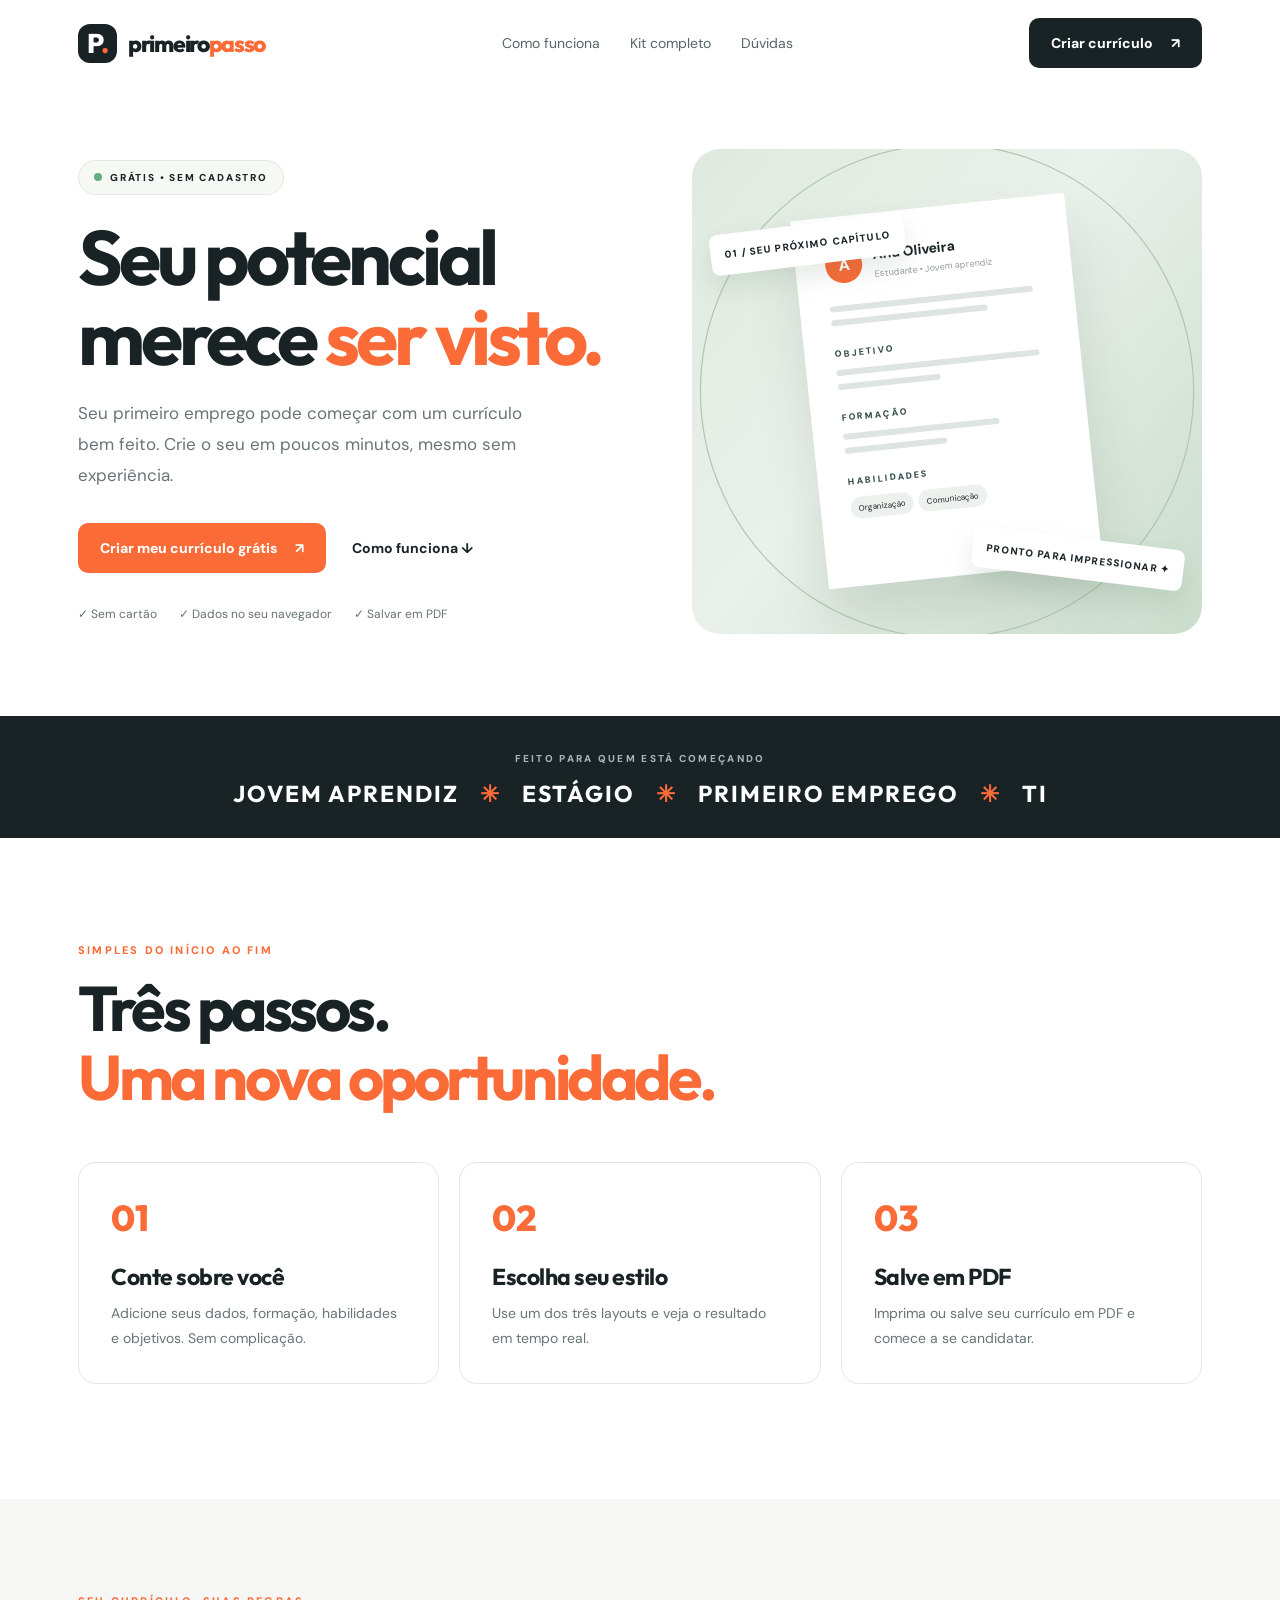
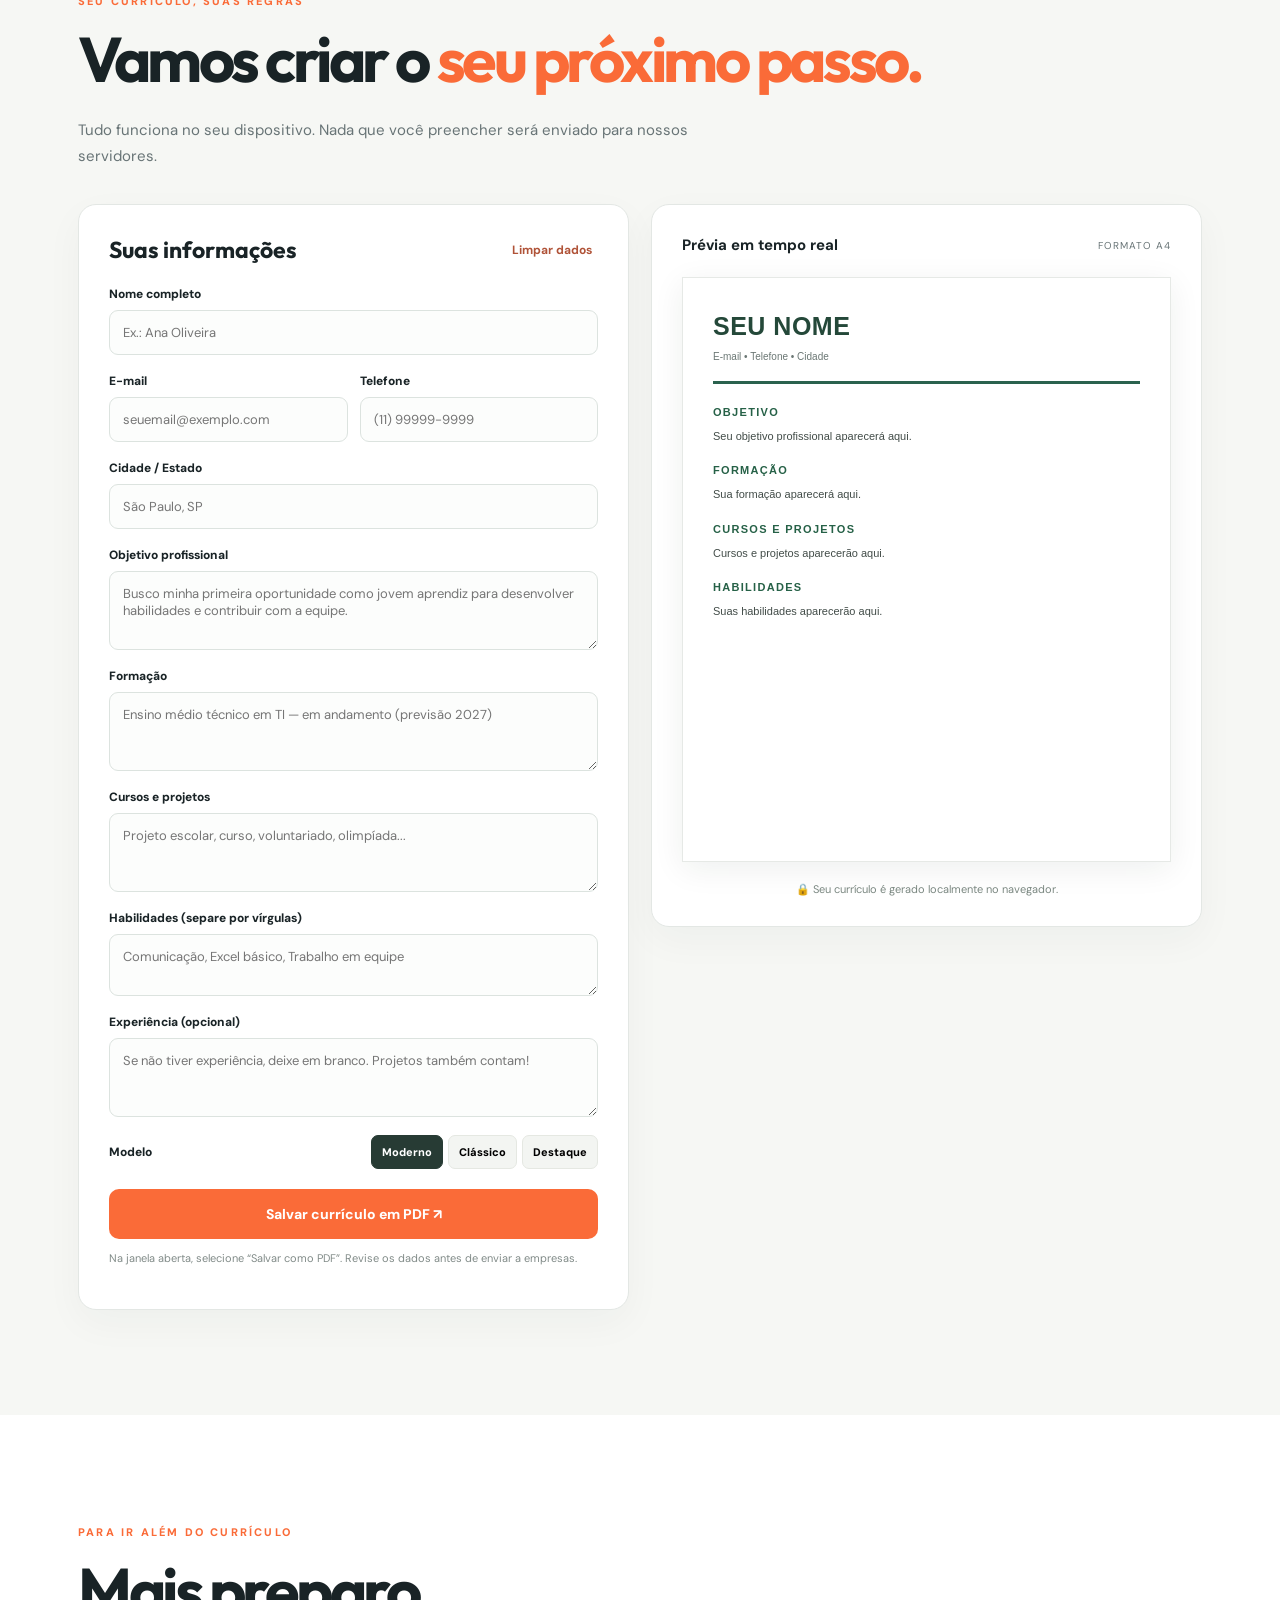
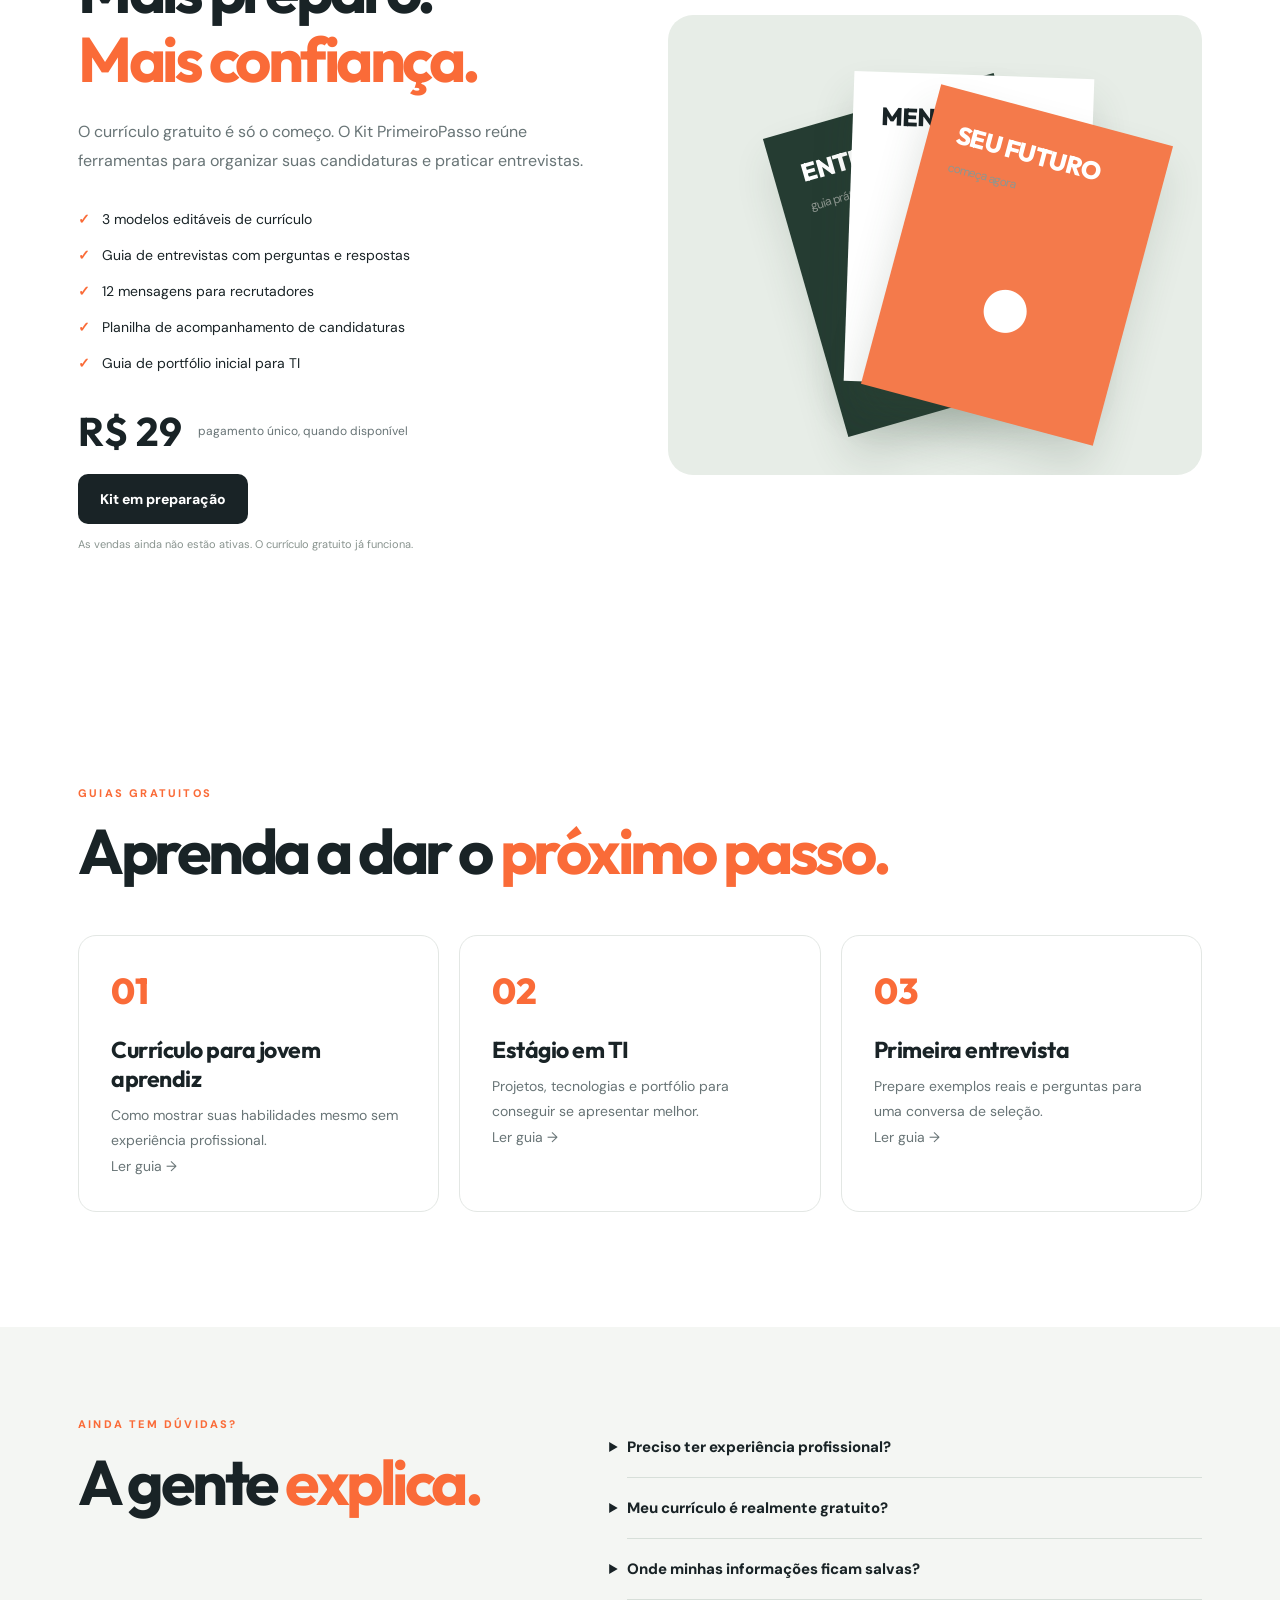
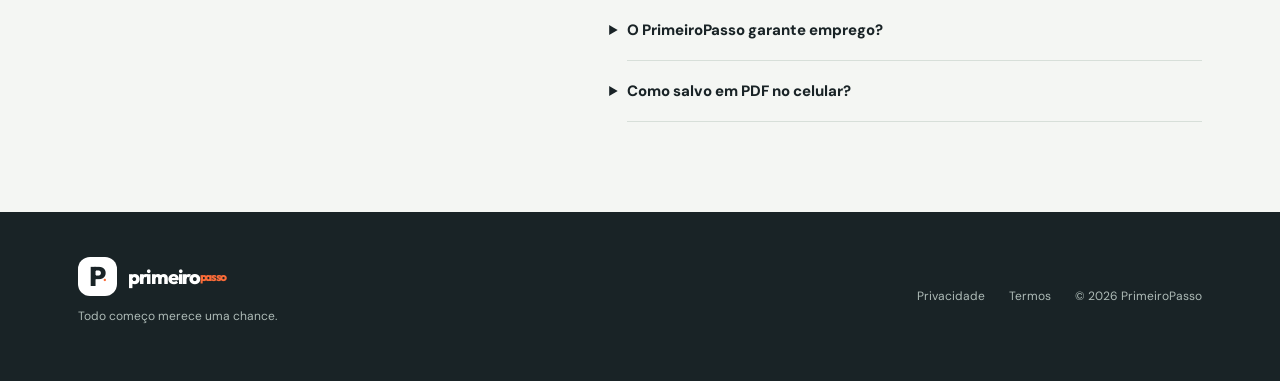
<file: index.html>
<!doctype html><html lang="pt-BR"><head><meta charset="utf-8"><meta name="viewport" content="width=device-width,initial-scale=1"><title>PrimeiroPasso — Currículo grátis para o primeiro emprego</title><meta name="description" content="Crie um currículo para jovem aprendiz, estágio ou primeiro emprego. Grátis, sem cadastro, com exportação em PDF."><meta name="theme-color" content="#f6f7f4"><meta property="og:title" content="PrimeiroPasso — seu currículo começa aqui"><meta property="og:description" content="Gerador de currículo gratuito para quem ainda não tem experiência."><link rel="canonical" href="https://gabriellimakuiawinski-alt.github.io/Curri/"><meta property="og:type" content="website"><meta property="og:url" content="https://gabriellimakuiawinski-alt.github.io/Curri/"><link rel="stylesheet" href="style.css"></head><body><header class="nav wrap"><a class="brand" href="#inicio" aria-label="PrimeiroPasso — início"><span class="mark">P<span>.</span></span> primeiro<span>passo</span></a><nav><a href="#como-funciona">Como funciona</a><a href="#kit">Kit completo</a><a href="#duvidas">Dúvidas</a></nav><a class="btn btn-dark navcta" href="#editor">Criar currículo <span>↗</span></a></header><main id="inicio"><section class="hero wrap"><div class="hero-copy"><div class="pill"><span class="dot"></span> GRÁTIS • SEM CADASTRO</div><h1>Seu potencial merece <em>ser visto.</em></h1><p>Seu primeiro emprego pode começar com um currículo bem feito. Crie o seu em poucos minutos, mesmo sem experiência.</p><div class="hero-actions"><a class="btn btn-orange" href="#editor">Criar meu currículo grátis <span>↗</span></a><a class="secondary-link" href="#como-funciona">Como funciona ↓</a></div><div class="hero-proof"><span>✓ Sem cartão</span><span>✓ Dados no seu navegador</span><span>✓ Salvar em PDF</span></div></div><div class="hero-visual" aria-hidden="true"><div class="float-tag upper">01 / SEU PRÓXIMO CAPÍTULO</div><div class="resume-card"><div class="resume-header"><div class="resume-avatar">A</div><div><b>Ana Oliveira</b><small>Estudante • Jovem aprendiz</small></div></div><div class="resume-line wide"></div><div class="resume-line medium"></div><div class="resume-section">OBJETIVO</div><div class="resume-line wide"></div><div class="resume-line short"></div><div class="resume-section">FORMAÇÃO</div><div class="resume-line medium"></div><div class="resume-line short"></div><div class="resume-section">HABILIDADES</div><div class="chips"><span>Organização</span><span>Comunicação</span></div></div><div class="float-tag bottom">PRONTO PARA IMPRESSIONAR ✦</div></div></section><section class="trust-band"><div class="wrap"><span>FEITO PARA QUEM ESTÁ COMEÇANDO</span><div>JOVEM APRENDIZ <b>✳</b> ESTÁGIO <b>✳</b> PRIMEIRO EMPREGO <b>✳</b> TI</div></div></section><section class="steps wrap" id="como-funciona"><div class="section-kicker">SIMPLES DO INÍCIO AO FIM</div><h2>Três passos.<br><em>Uma nova oportunidade.</em></h2><div class="step-grid"><article><div class="step-num">01</div><h3>Conte sobre você</h3><p>Adicione seus dados, formação, habilidades e objetivos. Sem complicação.</p></article><article><div class="step-num">02</div><h3>Escolha seu estilo</h3><p>Use um dos três layouts e veja o resultado em tempo real.</p></article><article><div class="step-num">03</div><h3>Salve em PDF</h3><p>Imprima ou salve seu currículo em PDF e comece a se candidatar.</p></article></div></section><section class="editor-section" id="editor"><div class="wrap"><div class="section-kicker">SEU CURRÍCULO, SUAS REGRAS</div><h2>Vamos criar o <em>seu próximo passo.</em></h2><p class="editor-intro">Tudo funciona no seu dispositivo. Nada que você preencher será enviado para nossos servidores.</p><div class="builder"><div class="form-panel"><div class="panel-heading"><h3>Suas informações</h3><button type="button" class="textbutton" id="clear-data">Limpar dados</button></div><form id="cvform"><label>Nome completo<input name="nome" autocomplete="name" placeholder="Ex.: Ana Oliveira" maxlength="90"></label><div class="two"><label>E-mail<input type="email" name="email" autocomplete="email" placeholder="seuemail@exemplo.com" maxlength="100"></label><label>Telefone<input name="telefone" type="tel" autocomplete="tel" placeholder="(11) 99999-9999" maxlength="30"></label></div><label>Cidade / Estado<input name="cidade" placeholder="São Paulo, SP" maxlength="80"></label><label>Objetivo profissional<textarea name="objetivo" rows="3" maxlength="500" placeholder="Busco minha primeira oportunidade como jovem aprendiz para desenvolver habilidades e contribuir com a equipe."></textarea></label><label>Formação<textarea name="formacao" rows="3" maxlength="600" placeholder="Ensino médio técnico em TI — em andamento (previsão 2027)"></textarea></label><label>Cursos e projetos<textarea name="projetos" rows="3" maxlength="700" placeholder="Projeto escolar, curso, voluntariado, olimpíada..."></textarea></label><label>Habilidades (separe por vírgulas)<textarea name="habilidades" rows="2" maxlength="300" placeholder="Comunicação, Excel básico, Trabalho em equipe"></textarea></label><label>Experiência (opcional)<textarea name="experiencia" rows="3" maxlength="700" placeholder="Se não tiver experiência, deixe em branco. Projetos também contam!"></textarea></label><div class="form-footer"><span>Modelo</span><div class="styles"><button class="style-chip active" type="button" data-theme="modern">Moderno</button><button class="style-chip" type="button" data-theme="classic">Clássico</button><button class="style-chip" type="button" data-theme="bold">Destaque</button></div></div><button class="btn btn-orange btn-full" type="button" id="print-cv">Salvar currículo em PDF ↗</button><p class="form-note">Na janela aberta, selecione “Salvar como PDF”. Revise os dados antes de enviar a empresas.</p></form></div><div class="preview-panel"><div class="preview-top"><b>Prévia em tempo real</b><span>FORMATO A4</span></div><div id="resume" class="resume-full modern"><div class="cv-top"><h3 id="p-nome">SEU NOME</h3><div id="p-contato" class="cv-contact">E-mail • Telefone • Cidade</div></div><section data-field="objetivo"><h4>OBJETIVO</h4><p id="p-objetivo">Seu objetivo profissional aparecerá aqui.</p></section><section data-field="formacao"><h4>FORMAÇÃO</h4><p id="p-formacao">Sua formação aparecerá aqui.</p></section><section data-field="projetos"><h4>CURSOS E PROJETOS</h4><p id="p-projetos">Cursos e projetos aparecerão aqui.</p></section><section data-field="habilidades"><h4>HABILIDADES</h4><p id="p-habilidades">Suas habilidades aparecerão aqui.</p></section><section data-field="experiencia" id="exp-section" hidden><h4>EXPERIÊNCIA</h4><p id="p-experiencia"></p></section></div><div class="privacy-note">🔒 Seu currículo é gerado localmente no navegador.</div></div></div></div></section><section class="kit wrap" id="kit"><div class="kit-content"><div class="section-kicker">PARA IR ALÉM DO CURRÍCULO</div><h2>Mais preparo.<br><em>Mais confiança.</em></h2><p>O currículo gratuito é só o começo. O Kit PrimeiroPasso reúne ferramentas para organizar suas candidaturas e praticar entrevistas.</p><ul><li>3 modelos editáveis de currículo</li><li>Guia de entrevistas com perguntas e respostas</li><li>12 mensagens para recrutadores</li><li>Planilha de acompanhamento de candidaturas</li><li>Guia de portfólio inicial para TI</li></ul><div class="price-row"><strong>R$ 29</strong><span>pagamento único, quando disponível</span></div><a id="checkout-link" class="btn btn-dark" href="#kit" aria-disabled="true">Kit em preparação</a><p class="fineprint" id="checkout-notice">As vendas ainda não estão ativas. O currículo gratuito já funciona.</p></div><div class="kit-art" aria-hidden="true"><div class="kit-paper one">ENTREVISTA<span>guia prático</span><div>✦</div></div><div class="kit-paper two">MENSAGENS<span>12 modelos</span><div>↗</div></div><div class="kit-paper three">SEU FUTURO<span>começa agora</span><div>●</div></div></div></section><section class="steps wrap" id="guias"><div class="section-kicker">GUIAS GRATUITOS</div><h2>Aprenda a dar o <em>próximo passo.</em></h2><div class="step-grid"><article><div class="step-num">01</div><h3>Currículo para jovem aprendiz</h3><p>Como mostrar suas habilidades mesmo sem experiência profissional.</p><p><a href="curriculo-jovem-aprendiz.html">Ler guia →</a></p></article><article><div class="step-num">02</div><h3>Estágio em TI</h3><p>Projetos, tecnologias e portfólio para conseguir se apresentar melhor.</p><p><a href="curriculo-estagio-ti.html">Ler guia →</a></p></article><article><div class="step-num">03</div><h3>Primeira entrevista</h3><p>Prepare exemplos reais e perguntas para uma conversa de seleção.</p><p><a href="primeira-entrevista-emprego.html">Ler guia →</a></p></article></div></section><section class="faq" id="duvidas"><div class="wrap faq-inner"><div><div class="section-kicker">AINDA TEM DÚVIDAS?</div><h2>A gente <em>explica.</em></h2></div><div class="faq-list"><details><summary>Preciso ter experiência profissional?</summary><p>Não. O gerador é pensado para quem está começando. Destaque estudos, projetos escolares, cursos e habilidades.</p></details><details><summary>Meu currículo é realmente gratuito?</summary><p>Sim. Você pode preencher, visualizar e salvar o currículo em PDF gratuitamente.</p></details><details><summary>Onde minhas informações ficam salvas?</summary><p>Os dados são mantidos apenas no armazenamento local do seu navegador para facilitar a edição. Não recebemos esses dados. Você pode apagá-los pelo botão “Limpar dados” ou pelas configurações do navegador.</p></details><details><summary>O PrimeiroPasso garante emprego?</summary><p>Não. A ferramenta ajuda na apresentação e organização, mas a contratação depende de processos seletivos externos.</p></details><details><summary>Como salvo em PDF no celular?</summary><p>Toque em “Salvar currículo em PDF” e utilize a opção de impressão do seu navegador, escolhendo “Salvar em PDF” quando disponível.</p></details></div></div></section></main><footer><div class="wrap footer-inner"><div><a href="#inicio" class="brand"><span class="mark">P<span>.</span></span> primeiro<span>passo</span></a><p>Todo começo merece uma chance.</p></div><div><a href="privacidade.html">Privacidade</a><a href="termos.html">Termos</a><span>© <span id="year"></span> PrimeiroPasso</span></div></div></footer><script src="app.js" defer></script></body></html>
</file>
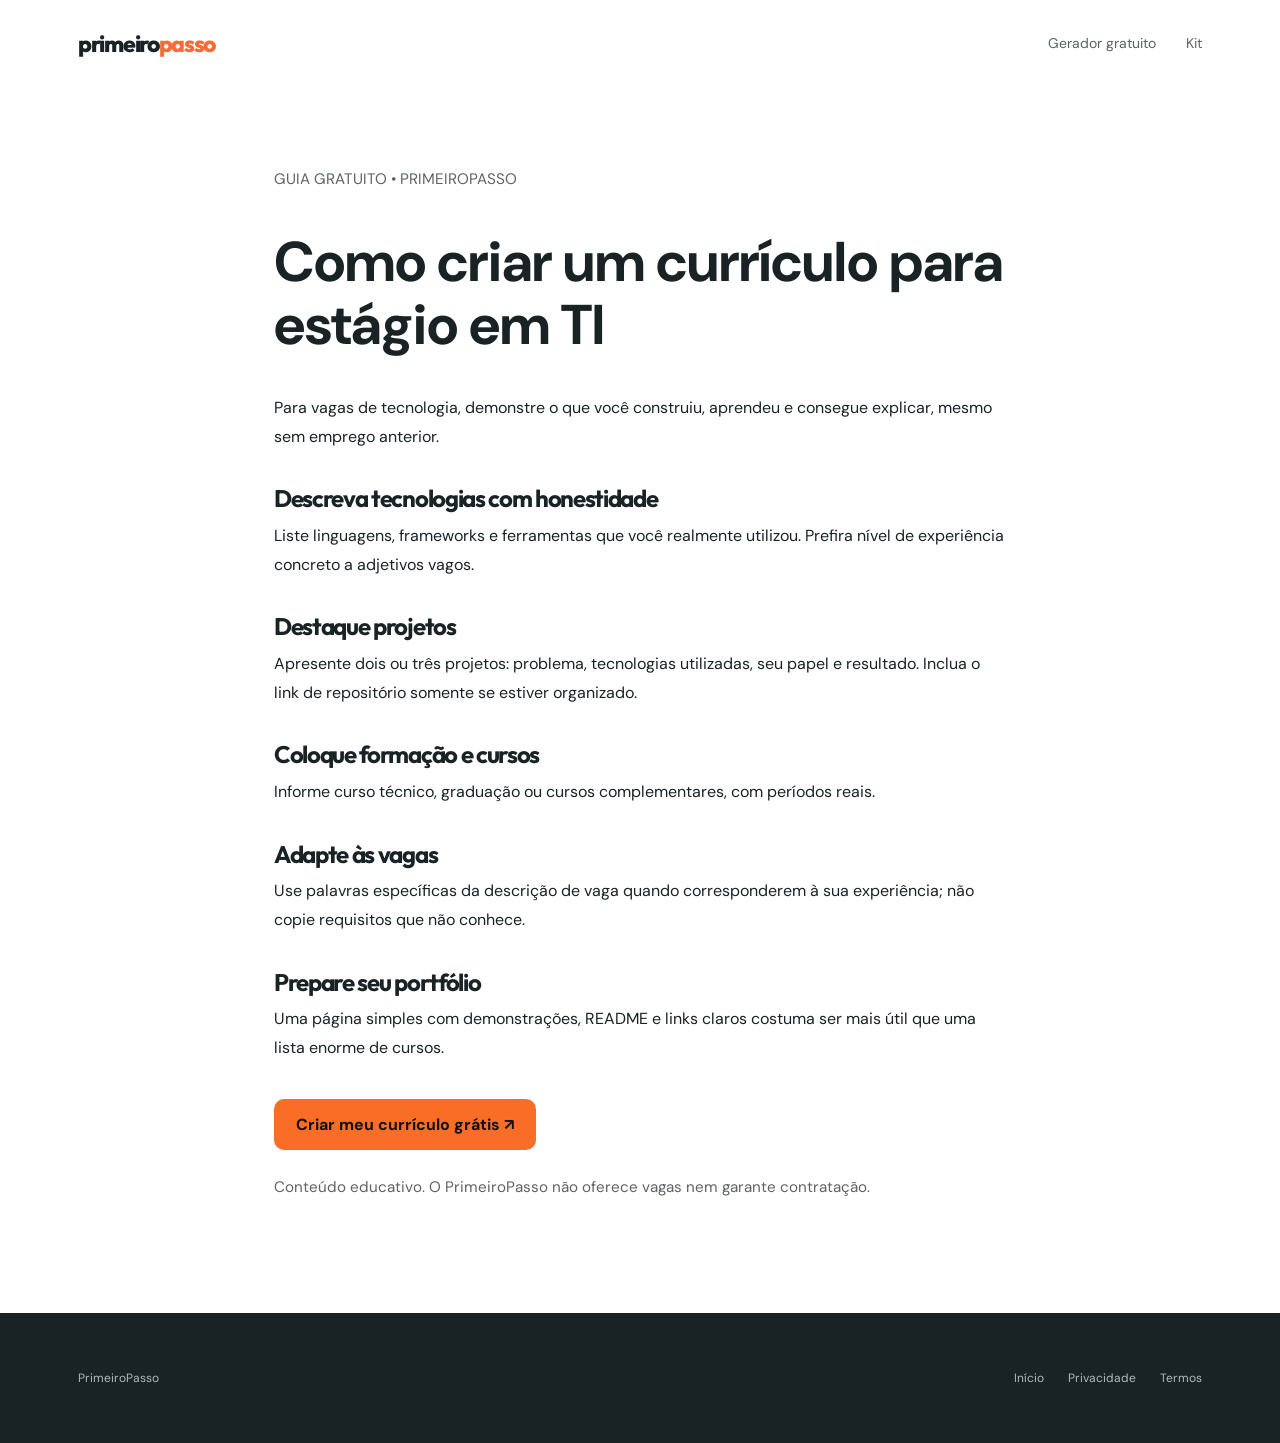
<file: curriculo-estagio-ti.html>
<!doctype html><html lang="pt-BR"><head><meta charset="utf-8"><meta name="viewport" content="width=device-width,initial-scale=1"><title>Currículo para estágio em TI | PrimeiroPasso</title><meta name="description" content="Para vagas de tecnologia, demonstre o que você construiu, aprendeu e consegue explicar, mesmo sem emprego anterior."><link rel="canonical" href="https://gabriellimakuiawinski-alt.github.io/Curri/curriculo-estagio-ti.html"><link rel="stylesheet" href="style.css"><style>.article{max-width:780px;margin:0 auto;padding:80px 24px 100px}.article h1{font-size:clamp(2rem,5vw,3.5rem);line-height:1.12}.article h2{font-size:1.5rem;margin:34px 0 10px}.article p{line-height:1.8;margin:0 0 12px}.article a{color:inherit;text-underline-offset:4px}.article .action{display:inline-block;background:#fa6d27;color:#111;text-decoration:none;padding:15px 22px;border-radius:10px;font-weight:700;margin:24px 0}.article .small{opacity:.7;font-size:.95rem}</style></head><body><header class="nav wrap"><a class="brand" href="index.html">primeiro<span>passo</span></a><nav><a href="index.html#editor">Gerador gratuito</a><a href="index.html#kit">Kit</a></nav></header><main class="article"><p class="small">GUIA GRATUITO • PRIMEIROPASSO</p><h1>Como criar um currículo para estágio em TI</h1><p>Para vagas de tecnologia, demonstre o que você construiu, aprendeu e consegue explicar, mesmo sem emprego anterior.</p><section><h2>Descreva tecnologias com honestidade</h2><p>Liste linguagens, frameworks e ferramentas que você realmente utilizou. Prefira nível de experiência concreto a adjetivos vagos.</p></section><section><h2>Destaque projetos</h2><p>Apresente dois ou três projetos: problema, tecnologias utilizadas, seu papel e resultado. Inclua o link de repositório somente se estiver organizado.</p></section><section><h2>Coloque formação e cursos</h2><p>Informe curso técnico, graduação ou cursos complementares, com períodos reais.</p></section><section><h2>Adapte às vagas</h2><p>Use palavras específicas da descrição de vaga quando corresponderem à sua experiência; não copie requisitos que não conhece.</p></section><section><h2>Prepare seu portfólio</h2><p>Uma página simples com demonstrações, README e links claros costuma ser mais útil que uma lista enorme de cursos.</p></section><a class="action" href="index.html#editor">Criar meu currículo grátis ↗</a><p class="small">Conteúdo educativo. O PrimeiroPasso não oferece vagas nem garante contratação.</p></main><footer><div class="wrap footer-inner"><p>PrimeiroPasso</p><div><a href="index.html">Início</a><a href="privacidade.html">Privacidade</a><a href="termos.html">Termos</a></div></div></footer></body></html>
</file>
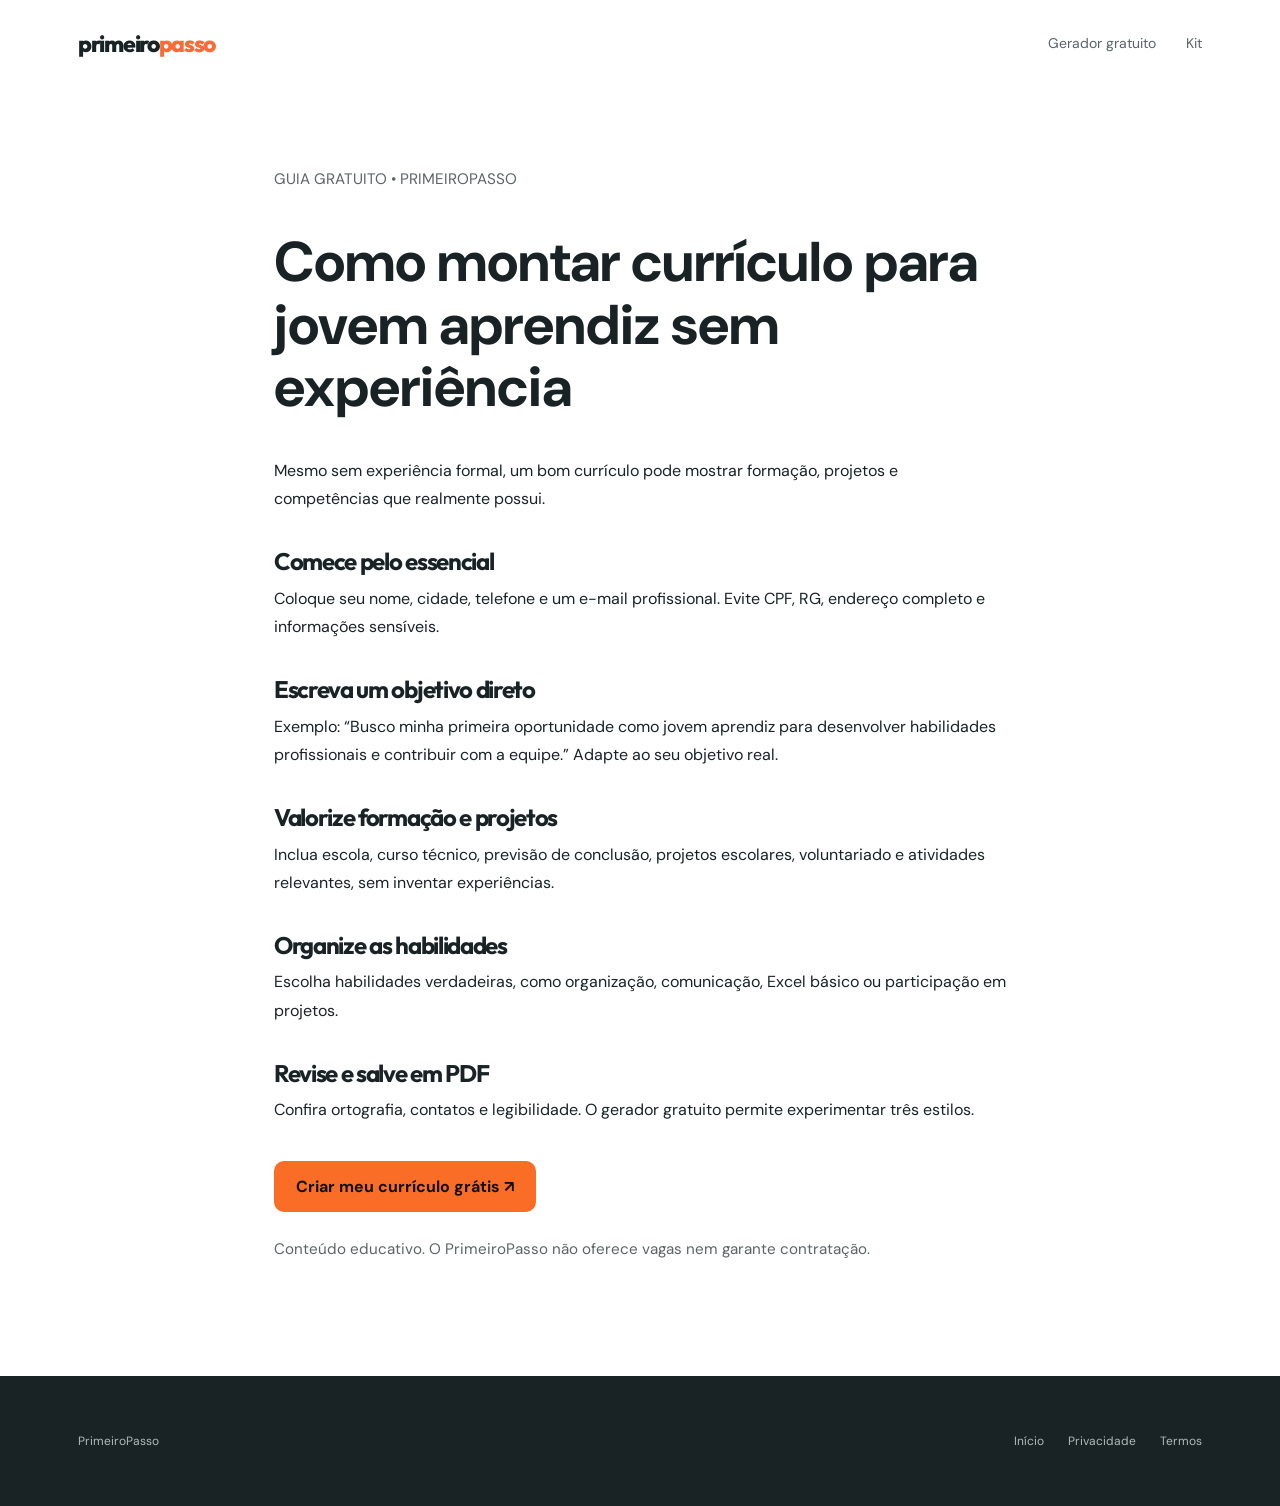
<file: curriculo-jovem-aprendiz.html>
<!doctype html><html lang="pt-BR"><head><meta charset="utf-8"><meta name="viewport" content="width=device-width,initial-scale=1"><title>Currículo para jovem aprendiz sem experiência | PrimeiroPasso</title><meta name="description" content="Mesmo sem experiência formal, um bom currículo pode mostrar formação, projetos e competências que realmente possui."><link rel="canonical" href="https://gabriellimakuiawinski-alt.github.io/Curri/curriculo-jovem-aprendiz.html"><link rel="stylesheet" href="style.css"><style>.article{max-width:780px;margin:0 auto;padding:80px 24px 100px}.article h1{font-size:clamp(2rem,5vw,3.5rem);line-height:1.12}.article h2{font-size:1.5rem;margin:34px 0 10px}.article p{line-height:1.8;margin:0 0 12px}.article a{color:inherit;text-underline-offset:4px}.article .action{display:inline-block;background:#fa6d27;color:#111;text-decoration:none;padding:15px 22px;border-radius:10px;font-weight:700;margin:24px 0}.article .small{opacity:.7;font-size:.95rem}</style></head><body><header class="nav wrap"><a class="brand" href="index.html">primeiro<span>passo</span></a><nav><a href="index.html#editor">Gerador gratuito</a><a href="index.html#kit">Kit</a></nav></header><main class="article"><p class="small">GUIA GRATUITO • PRIMEIROPASSO</p><h1>Como montar currículo para jovem aprendiz sem experiência</h1><p>Mesmo sem experiência formal, um bom currículo pode mostrar formação, projetos e competências que realmente possui.</p><section><h2>Comece pelo essencial</h2><p>Coloque seu nome, cidade, telefone e um e-mail profissional. Evite CPF, RG, endereço completo e informações sensíveis.</p></section><section><h2>Escreva um objetivo direto</h2><p>Exemplo: “Busco minha primeira oportunidade como jovem aprendiz para desenvolver habilidades profissionais e contribuir com a equipe.” Adapte ao seu objetivo real.</p></section><section><h2>Valorize formação e projetos</h2><p>Inclua escola, curso técnico, previsão de conclusão, projetos escolares, voluntariado e atividades relevantes, sem inventar experiências.</p></section><section><h2>Organize as habilidades</h2><p>Escolha habilidades verdadeiras, como organização, comunicação, Excel básico ou participação em projetos.</p></section><section><h2>Revise e salve em PDF</h2><p>Confira ortografia, contatos e legibilidade. O gerador gratuito permite experimentar três estilos.</p></section><a class="action" href="index.html#editor">Criar meu currículo grátis ↗</a><p class="small">Conteúdo educativo. O PrimeiroPasso não oferece vagas nem garante contratação.</p></main><footer><div class="wrap footer-inner"><p>PrimeiroPasso</p><div><a href="index.html">Início</a><a href="privacidade.html">Privacidade</a><a href="termos.html">Termos</a></div></div></footer></body></html>
</file>
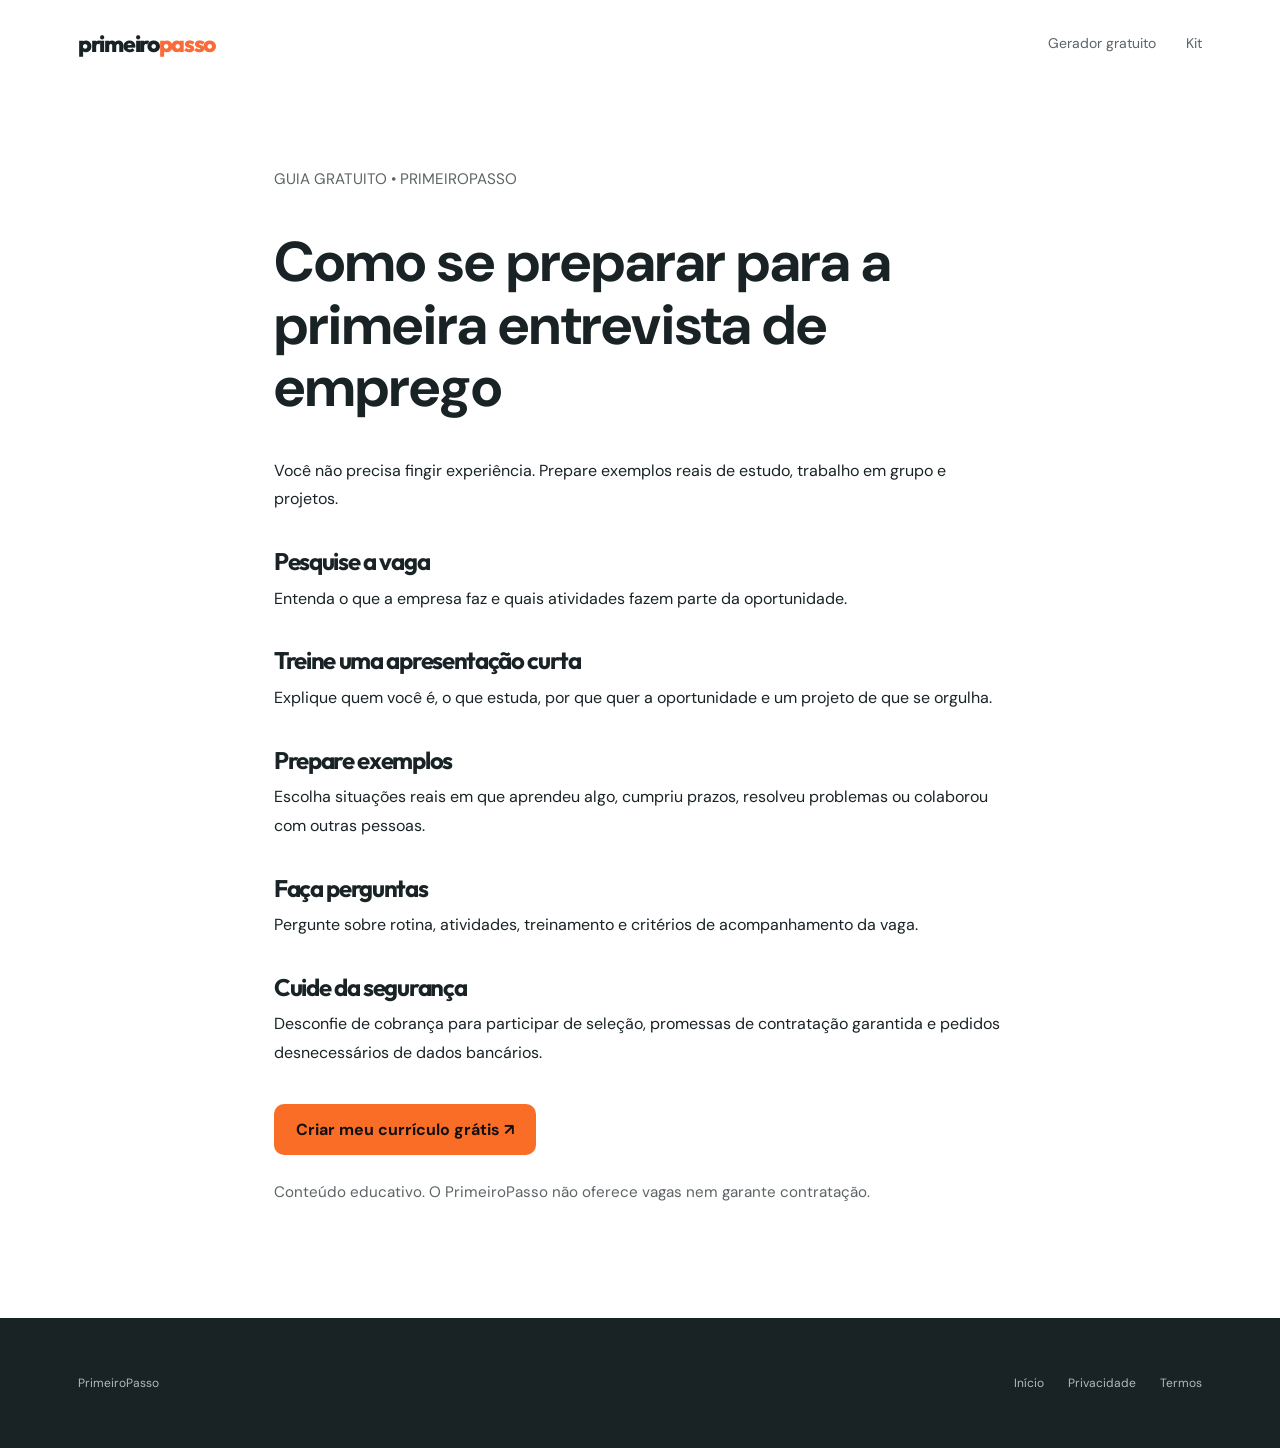
<file: primeira-entrevista-emprego.html>
<!doctype html><html lang="pt-BR"><head><meta charset="utf-8"><meta name="viewport" content="width=device-width,initial-scale=1"><title>Primeira entrevista de emprego | PrimeiroPasso</title><meta name="description" content="Você não precisa fingir experiência. Prepare exemplos reais de estudo, trabalho em grupo e projetos."><link rel="canonical" href="https://gabriellimakuiawinski-alt.github.io/Curri/primeira-entrevista-emprego.html"><link rel="stylesheet" href="style.css"><style>.article{max-width:780px;margin:0 auto;padding:80px 24px 100px}.article h1{font-size:clamp(2rem,5vw,3.5rem);line-height:1.12}.article h2{font-size:1.5rem;margin:34px 0 10px}.article p{line-height:1.8;margin:0 0 12px}.article a{color:inherit;text-underline-offset:4px}.article .action{display:inline-block;background:#fa6d27;color:#111;text-decoration:none;padding:15px 22px;border-radius:10px;font-weight:700;margin:24px 0}.article .small{opacity:.7;font-size:.95rem}</style></head><body><header class="nav wrap"><a class="brand" href="index.html">primeiro<span>passo</span></a><nav><a href="index.html#editor">Gerador gratuito</a><a href="index.html#kit">Kit</a></nav></header><main class="article"><p class="small">GUIA GRATUITO • PRIMEIROPASSO</p><h1>Como se preparar para a primeira entrevista de emprego</h1><p>Você não precisa fingir experiência. Prepare exemplos reais de estudo, trabalho em grupo e projetos.</p><section><h2>Pesquise a vaga</h2><p>Entenda o que a empresa faz e quais atividades fazem parte da oportunidade.</p></section><section><h2>Treine uma apresentação curta</h2><p>Explique quem você é, o que estuda, por que quer a oportunidade e um projeto de que se orgulha.</p></section><section><h2>Prepare exemplos</h2><p>Escolha situações reais em que aprendeu algo, cumpriu prazos, resolveu problemas ou colaborou com outras pessoas.</p></section><section><h2>Faça perguntas</h2><p>Pergunte sobre rotina, atividades, treinamento e critérios de acompanhamento da vaga.</p></section><section><h2>Cuide da segurança</h2><p>Desconfie de cobrança para participar de seleção, promessas de contratação garantida e pedidos desnecessários de dados bancários.</p></section><a class="action" href="index.html#editor">Criar meu currículo grátis ↗</a><p class="small">Conteúdo educativo. O PrimeiroPasso não oferece vagas nem garante contratação.</p></main><footer><div class="wrap footer-inner"><p>PrimeiroPasso</p><div><a href="index.html">Início</a><a href="privacidade.html">Privacidade</a><a href="termos.html">Termos</a></div></div></footer></body></html>
</file>
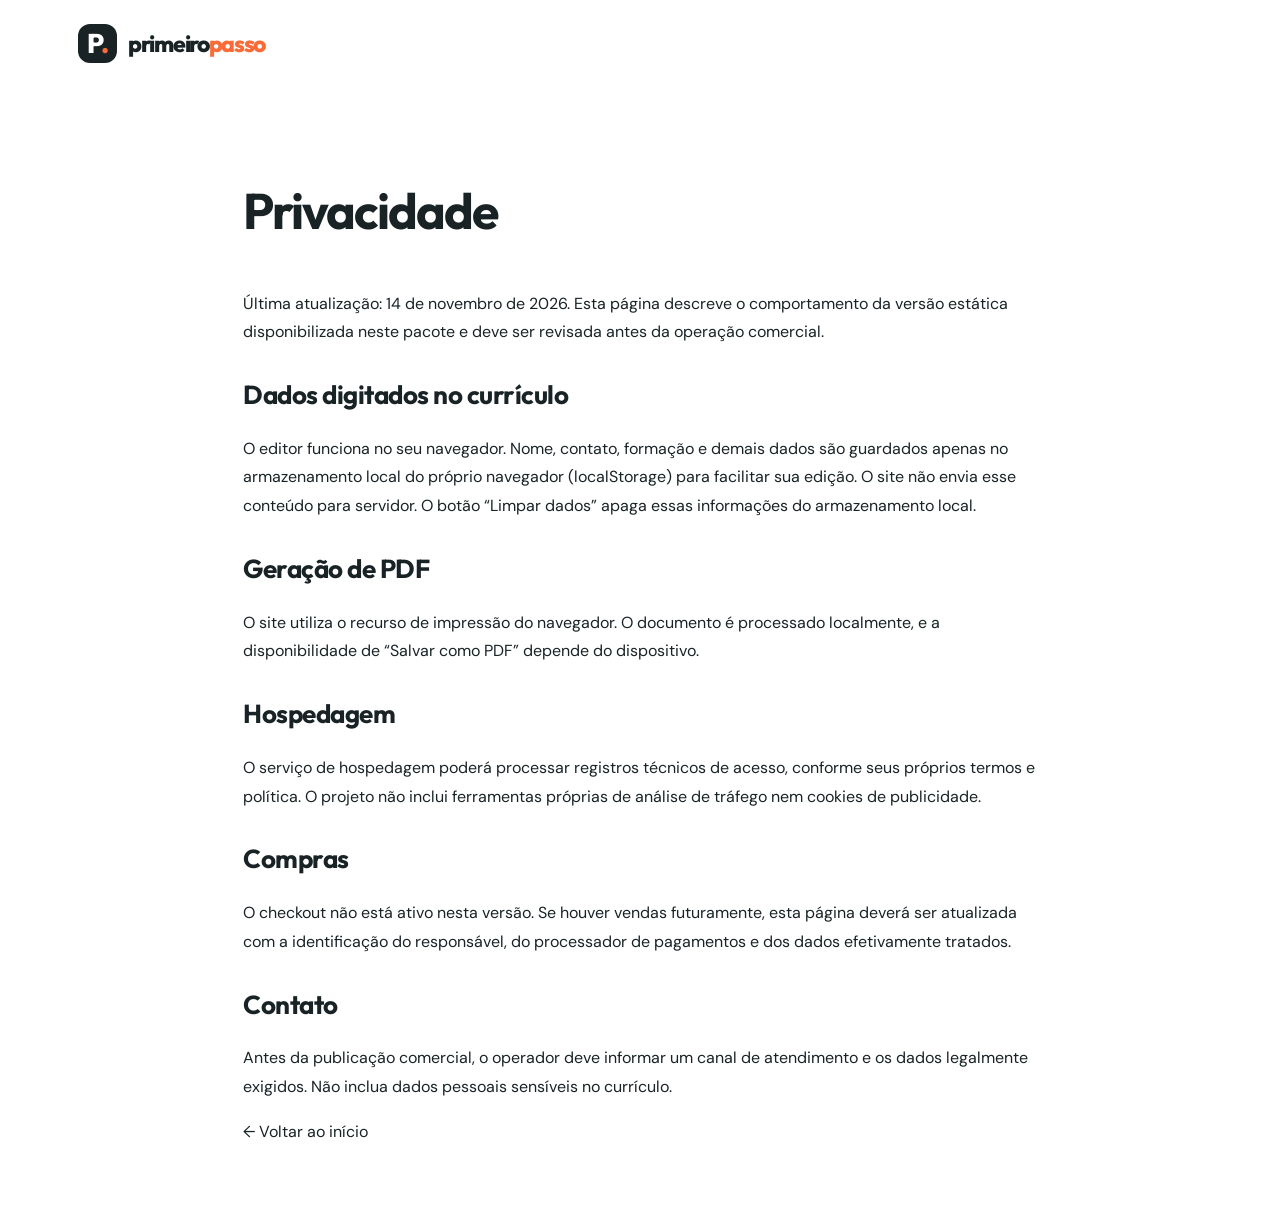
<file: privacidade.html>
<!doctype html><html lang="pt-BR"><head><meta charset="utf-8"><meta name="viewport" content="width=device-width,initial-scale=1"><title>Privacidade — PrimeiroPasso</title><link rel="stylesheet" href="style.css"></head><body><header class="nav wrap"><a class="brand" href="index.html"><span class="mark">P<span>.</span></span> primeiro<span>passo</span></a></header><main class="legal"><h1>Privacidade</h1><p>Última atualização: 14 de novembro de 2026. Esta página descreve o comportamento da versão estática disponibilizada neste pacote e deve ser revisada antes da operação comercial.</p><h2>Dados digitados no currículo</h2><p>O editor funciona no seu navegador. Nome, contato, formação e demais dados são guardados apenas no armazenamento local do próprio navegador (localStorage) para facilitar sua edição. O site não envia esse conteúdo para servidor. O botão “Limpar dados” apaga essas informações do armazenamento local.</p><h2>Geração de PDF</h2><p>O site utiliza o recurso de impressão do navegador. O documento é processado localmente, e a disponibilidade de “Salvar como PDF” depende do dispositivo.</p><h2>Hospedagem</h2><p>O serviço de hospedagem poderá processar registros técnicos de acesso, conforme seus próprios termos e política. O projeto não inclui ferramentas próprias de análise de tráfego nem cookies de publicidade.</p><h2>Compras</h2><p>O checkout não está ativo nesta versão. Se houver vendas futuramente, esta página deverá ser atualizada com a identificação do responsável, do processador de pagamentos e dos dados efetivamente tratados.</p><h2>Contato</h2><p>Antes da publicação comercial, o operador deve informar um canal de atendimento e os dados legalmente exigidos. Não inclua dados pessoais sensíveis no currículo.</p><p><a href="index.html">← Voltar ao início</a></p></main></body></html>
</file>
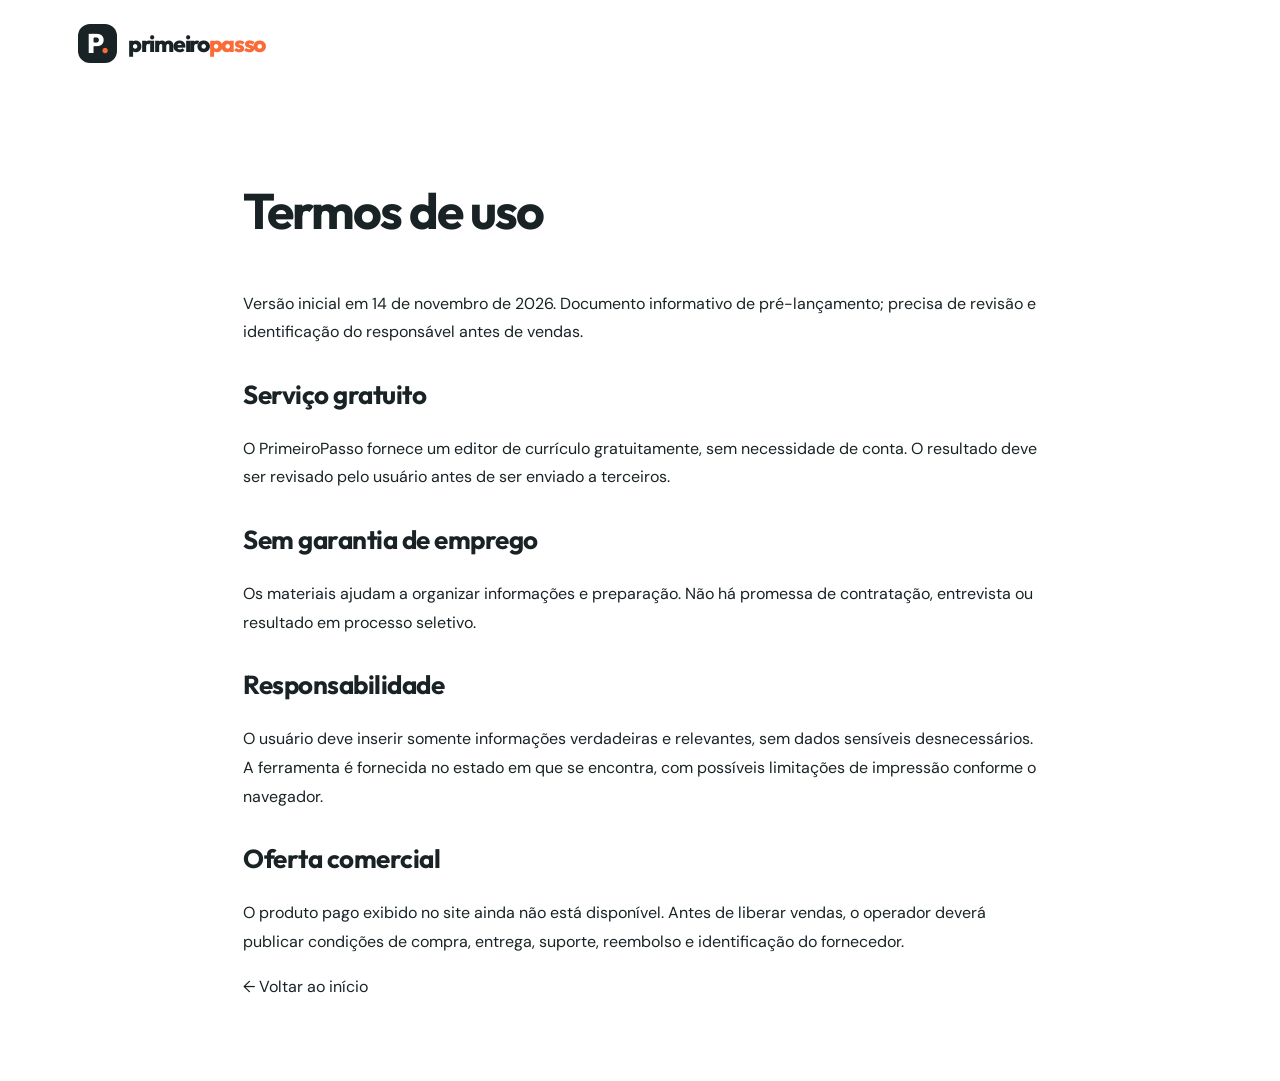
<file: termos.html>
<!doctype html><html lang="pt-BR"><head><meta charset="utf-8"><meta name="viewport" content="width=device-width,initial-scale=1"><title>Termos — PrimeiroPasso</title><link rel="stylesheet" href="style.css"></head><body><header class="nav wrap"><a class="brand" href="index.html"><span class="mark">P<span>.</span></span> primeiro<span>passo</span></a></header><main class="legal"><h1>Termos de uso</h1><p>Versão inicial em 14 de novembro de 2026. Documento informativo de pré-lançamento; precisa de revisão e identificação do responsável antes de vendas.</p><h2>Serviço gratuito</h2><p>O PrimeiroPasso fornece um editor de currículo gratuitamente, sem necessidade de conta. O resultado deve ser revisado pelo usuário antes de ser enviado a terceiros.</p><h2>Sem garantia de emprego</h2><p>Os materiais ajudam a organizar informações e preparação. Não há promessa de contratação, entrevista ou resultado em processo seletivo.</p><h2>Responsabilidade</h2><p>O usuário deve inserir somente informações verdadeiras e relevantes, sem dados sensíveis desnecessários. A ferramenta é fornecida no estado em que se encontra, com possíveis limitações de impressão conforme o navegador.</p><h2>Oferta comercial</h2><p>O produto pago exibido no site ainda não está disponível. Antes de liberar vendas, o operador deverá publicar condições de compra, entrega, suporte, reembolso e identificação do fornecedor.</p><p><a href="index.html">← Voltar ao início</a></p></main></body></html>
</file>
<file: style.css>
@import url('https://fonts.googleapis.com/css2?family=DM+Sans:wght@400;500;600;700;800&family=Outfit:wght@400;500;600;700;800;900&display=swap');
:root{--ink:#192326;--muted:#687476;--orange:#fa6b38;--pale:#f6f7f4;--line:#e3e7e4}*{box-sizing:border-box}html{scroll-behavior:smooth}body{margin:0;background:#fff;color:var(--ink);font-family:'DM Sans',Arial,sans-serif}a{color:inherit;text-decoration:none}button,input,textarea{font:inherit}button{cursor:pointer}.wrap{max-width:1180px;margin:0 auto;padding-left:28px;padding-right:28px}.nav{height:86px;display:flex;align-items:center;justify-content:space-between;gap:25px}.brand{font-family:Outfit,sans-serif;font-weight:800;font-size:23px;letter-spacing:-1.3px;display:flex;align-items:center;white-space:nowrap}.brand>span:last-child{color:var(--orange)}.mark{display:inline-flex;width:39px;height:39px;border-radius:12px;background:var(--ink);color:#fff;justify-content:center;align-items:center;font-size:27px;letter-spacing:-3px;margin-right:11px;padding-right:3px}.mark span{color:var(--orange)}.nav nav{display:flex;gap:30px;color:#596468;font-size:14px}.nav nav a:hover,.secondary-link:hover{color:var(--orange)}.btn{border:none;display:inline-flex;align-items:center;justify-content:center;gap:18px;padding:16px 22px;border-radius:10px;font-weight:800;font-size:14px;transition:transform .2s,background .2s;white-space:nowrap}.btn:hover{transform:translateY(-2px)}.btn-dark{background:var(--ink);color:#fff}.btn-orange{background:var(--orange);color:#fff}.btn-orange:hover{background:#e95b28}.hero{min-height:630px;display:grid;grid-template-columns:1.05fr .95fr;gap:50px;align-items:center;padding-top:55px;padding-bottom:75px}.pill{display:inline-flex;align-items:center;gap:8px;border:1px solid #e4e8e3;background:#f6f8f4;border-radius:40px;padding:10px 15px;letter-spacing:1.8px;font-size:10px;font-weight:800}.dot{width:8px;height:8px;border-radius:50%;background:#63ad80}.hero h1,h2{font-family:Outfit,Arial,sans-serif;letter-spacing:-.055em;font-weight:700}.hero h1{font-size:clamp(56px,6vw,83px);line-height:1.04;margin:22px 0}.hero h1 em,h2 em{font-style:normal;color:var(--orange)}.hero-copy>p{line-height:1.8;font-size:17px;color:var(--muted);max-width:480px}.hero-actions{display:flex;align-items:center;gap:26px;margin:33px 0}.secondary-link{font-size:14px;font-weight:700}.hero-proof{display:flex;flex-wrap:wrap;gap:22px;font-size:12px;color:#677273}.hero-visual{min-height:485px;border-radius:28px;background:linear-gradient(130deg,#dfeadf,#eaf0ea 45%,#c9ddcc);position:relative;display:flex;align-items:center;justify-content:center;overflow:hidden}.hero-visual:before{content:"";width:410px;height:410px;border:1px solid #afc6b1;border-radius:50%;position:absolute;transform:scale(1.2)}.resume-card{background:#fff;box-shadow:0 32px 50px #42614a26;transform:rotate(-6deg);height:370px;width:275px;padding:30px;position:relative}.resume-header{display:flex;gap:11px;align-items:center;margin-bottom:22px}.resume-avatar{width:37px;height:37px;background:var(--orange);border-radius:50%;color:#fff;display:grid;place-items:center;font-weight:800}.resume-header b{font-size:14px}.resume-header small{display:block;color:#929c9d;font-size:9px;margin-top:4px}.resume-line{height:6px;background:#dde4e2;border-radius:12px;margin-bottom:8px}.resume-line.wide{width:95%}.resume-line.medium{width:73%}.resume-line.short{width:48%}.resume-section{font-size:9px;letter-spacing:2px;font-weight:800;color:#304c45;margin:22px 0 10px}.chips{display:flex;gap:5px}.chips span{background:#edf1ee;padding:6px 8px;font-size:8px;border-radius:12px}.float-tag{position:absolute;background:#fff;border-radius:8px;box-shadow:0 12px 25px #40664a22;z-index:1;padding:14px;font-size:10px;font-weight:800;letter-spacing:1.2px}.upper{top:75px;left:18px;transform:rotate(-7deg)}.bottom{bottom:55px;right:18px;transform:rotate(7deg)}.trust-band{background:var(--ink);color:#fff;padding:30px 0;text-align:center}.trust-band span{font-size:10px;letter-spacing:2.3px;color:#a9b5b5;font-weight:800}.trust-band .wrap>div{font-family:Outfit,sans-serif;font-size:clamp(13px,2.4vw,23px);font-weight:700;letter-spacing:2px;margin-top:12px}.trust-band b{color:var(--orange);margin:0 15px}.section-kicker{font-size:11px;letter-spacing:2.2px;font-weight:800;color:var(--orange)}h2{font-size:clamp(40px,5vw,63px);line-height:1.1;margin:16px 0 25px}.steps{padding-top:105px;padding-bottom:115px}.step-grid{display:grid;grid-template-columns:repeat(3,1fr);gap:20px;margin-top:50px}.step-grid article{border:1px solid var(--line);padding:32px;border-radius:18px}.step-num{font-family:Outfit;font-size:36px;font-weight:800;color:var(--orange)}.step-grid h3{font-family:Outfit;font-size:23px;letter-spacing:-.5px;margin:22px 0 10px}.step-grid p{font-size:14px;line-height:1.8;color:var(--muted);margin:0}.editor-section{background:var(--pale);padding:95px 0 105px}.editor-intro{color:var(--muted);font-size:15px;line-height:1.7;max-width:630px;margin-bottom:35px}.builder{display:grid;grid-template-columns:1fr 1fr;gap:22px;align-items:start}.form-panel,.preview-panel{background:white;border:1px solid var(--line);padding:30px;border-radius:18px;box-shadow:0 13px 38px #2039290a}.panel-heading,.preview-top{display:flex;justify-content:space-between;align-items:center;gap:10px;margin-bottom:22px}.panel-heading h3{font-family:Outfit;margin:0;font-size:23px}.textbutton{border:0;background:transparent;color:#b05338;font-size:12px;font-weight:700}.form-panel label{display:block;font-size:12px;font-weight:800;margin-bottom:18px}.form-panel input,.form-panel textarea{display:block;margin-top:8px;width:100%;border:1px solid #dce3df;border-radius:9px;background:#fcfdfc;padding:13px;color:#273332;font-weight:400;outline-color:var(--orange);font-size:13px;resize:vertical}.two{display:grid;grid-template-columns:1fr 1fr;gap:12px}.form-footer{display:flex;justify-content:space-between;align-items:center;flex-wrap:wrap;gap:8px;margin:5px 0 20px;font-size:12px;font-weight:800}.styles{display:flex;gap:5px}.style-chip{background:#f3f5f2;border:1px solid #e5e8e2;border-radius:7px;padding:9px 10px;font-size:11px}.style-chip.active{background:#273b34;color:white;border-color:#273b34}.btn-full{width:100%}.form-note{color:#818b88;font-size:11px;line-height:1.6}.preview-top b{font-size:15px}.preview-top span{font-size:10px;color:var(--muted);letter-spacing:1px}.resume-full{background:#fff;box-shadow:0 7px 30px #11251d12;min-height:585px;border:1px solid #e6e9e6;padding:34px 30px;font-family:Arial,sans-serif;overflow-wrap:anywhere}.resume-full .cv-top{border-bottom:3px solid #2a624e;padding-bottom:16px;margin-bottom:22px}.resume-full h3{margin:0 0 8px;font-size:25px;letter-spacing:.02em;color:#244839}.cv-contact{font-size:10px;color:#6b7774;line-height:1.6}.resume-full section{margin-bottom:19px}.resume-full h4{font-size:11px;letter-spacing:1.3px;color:#266147;margin:0 0 9px}.resume-full p{margin:0;font-size:11px;color:#424c48;line-height:1.65;white-space:pre-wrap}.resume-full.classic{font-family:Georgia,serif}.resume-full.classic .cv-top{border-bottom:1px solid #1e2523;text-align:center}.resume-full.classic h3,.resume-full.classic h4{color:#1e2523}.resume-full.classic h4{border-bottom:1px solid #ccc;padding-bottom:7px}.resume-full.bold{border-top:15px solid #ef6c3e}.resume-full.bold .cv-top{border-color:#ef6c3e}.resume-full.bold h3,.resume-full.bold h4{color:#e6673b}.privacy-note{text-align:center;font-size:11px;color:#7a8780;margin-top:20px}.kit{padding-top:110px;padding-bottom:115px;display:grid;grid-template-columns:1fr 1fr;gap:55px;align-items:center}.kit-content>p{color:var(--muted);line-height:1.8}.kit ul{padding:0;list-style:none;margin:25px 0}.kit li{padding:9px 0;font-size:14px}.kit li:before{content:'✓';color:var(--orange);font-weight:800;margin-right:12px}.price-row{display:flex;align-items:center;gap:16px;margin-bottom:18px}.price-row strong{font-family:Outfit;font-size:40px}.price-row span{font-size:12px;color:var(--muted)}.fineprint{font-size:11px!important;color:#89948f!important}.kit-art{min-height:460px;background:#e7ede7;border-radius:25px;position:relative;overflow:hidden}.kit-paper{position:absolute;width:240px;height:310px;background:#fff;padding:28px;box-shadow:0 25px 40px #344a3829;font-family:Outfit;font-size:25px;font-weight:800;letter-spacing:-1px}.kit-paper span{display:block;color:#8e9690;font-family:'DM Sans';font-size:12px;font-weight:400;margin-top:10px}.kit-paper div{font-size:100px;text-align:center;margin-top:45px;color:var(--orange)}.kit-paper.one{top:85px;left:25%;transform:rotate(-16deg);background:#253c32;color:#fff}.kit-paper.two{top:60px;left:34%;transform:rotate(2deg)}.kit-paper.three{top:95px;left:43%;transform:rotate(15deg);background:#f47a4b;color:#fff}.kit-paper.three div{color:#fff}.faq{background:#f4f6f3;padding:90px 0}.faq-inner{display:grid;grid-template-columns:1fr 1.2fr;gap:70px}.faq-list details{border-bottom:1px solid #d7dfd9;padding:20px 0}.faq-list summary{cursor:pointer;font-size:15px;font-weight:800;list-style-position:outside}.faq-list p{line-height:1.8;font-size:13px;color:var(--muted)}footer{background:var(--ink);color:#fff;padding:45px 0}.footer-inner{display:flex;justify-content:space-between;gap:25px;align-items:center}.footer-inner .brand{font-size:20px}.footer-inner .mark{background:#fff;color:var(--ink)}footer p,footer span,footer a{font-size:12px;color:#aebbb7}footer .brand,footer .brand>span:last-child{color:white}footer .brand>span:last-child{color:var(--orange)}.footer-inner>div:last-child{display:flex;gap:24px;flex-wrap:wrap}.legal{max-width:850px;margin:80px auto;padding:0 28px;line-height:1.8}.legal h1{font-family:Outfit;font-size:50px;letter-spacing:-2px}.legal h2{font-size:26px;letter-spacing:-.5px;margin-top:34px}@media(max-width:850px){.nav nav{display:none}.hero,.builder,.kit,.faq-inner{grid-template-columns:1fr}.hero{padding-top:35px;gap:28px}.hero-visual{min-height:420px}.kit-art{min-height:360px}.step-grid{grid-template-columns:1fr}.faq-inner{gap:5px}.steps,.kit{padding-top:70px;padding-bottom:70px}}@media(max-width:520px){.wrap{padding-left:18px;padding-right:18px}.nav{height:72px}.navcta{padding:12px 13px;font-size:11px;gap:4px}.brand{font-size:19px}.mark{width:31px;height:31px;font-size:21px;margin-right:7px}.hero h1{font-size:54px}.hero-actions{align-items:flex-start;flex-direction:column;gap:20px}.hero-proof{gap:10px}.float-tag{font-size:8px}.hero-visual{min-height:390px}.trust-band b{margin:0 3px}.form-panel,.preview-panel{padding:17px}.two{grid-template-columns:1fr;gap:0}.resume-full{padding:22px 16px}.kit-paper{width:190px;height:250px;font-size:20px}.kit-paper div{font-size:70px}.kit-paper.one{left:10%}.kit-paper.two{left:24%}.kit-paper.three{left:36%}.footer-inner{align-items:flex-start;flex-direction:column}}
@media print{@page{size:A4;margin:13mm}body{background:white!important}.nav,main>section,footer{display:none!important}body.printing main>section.editor-section{display:block!important;background:white!important;padding:0!important}body.printing .editor-section .wrap>*:not(.builder){display:none!important}body.printing .builder{display:block!important}body.printing .form-panel,body.printing .preview-top,body.printing .privacy-note{display:none!important}body.printing .preview-panel{border:0;padding:0;box-shadow:none}body.printing .resume-full{box-shadow:none;border:0;min-height:0;padding:0;width:100%;font-size:12px;print-color-adjust:exact;-webkit-print-color-adjust:exact}body.printing .resume-full h3{font-size:27px}body.printing .resume-full h4{font-size:12px}body.printing .resume-full p{font-size:11px}body.printing .resume-full section{break-inside:avoid}}
</file>
